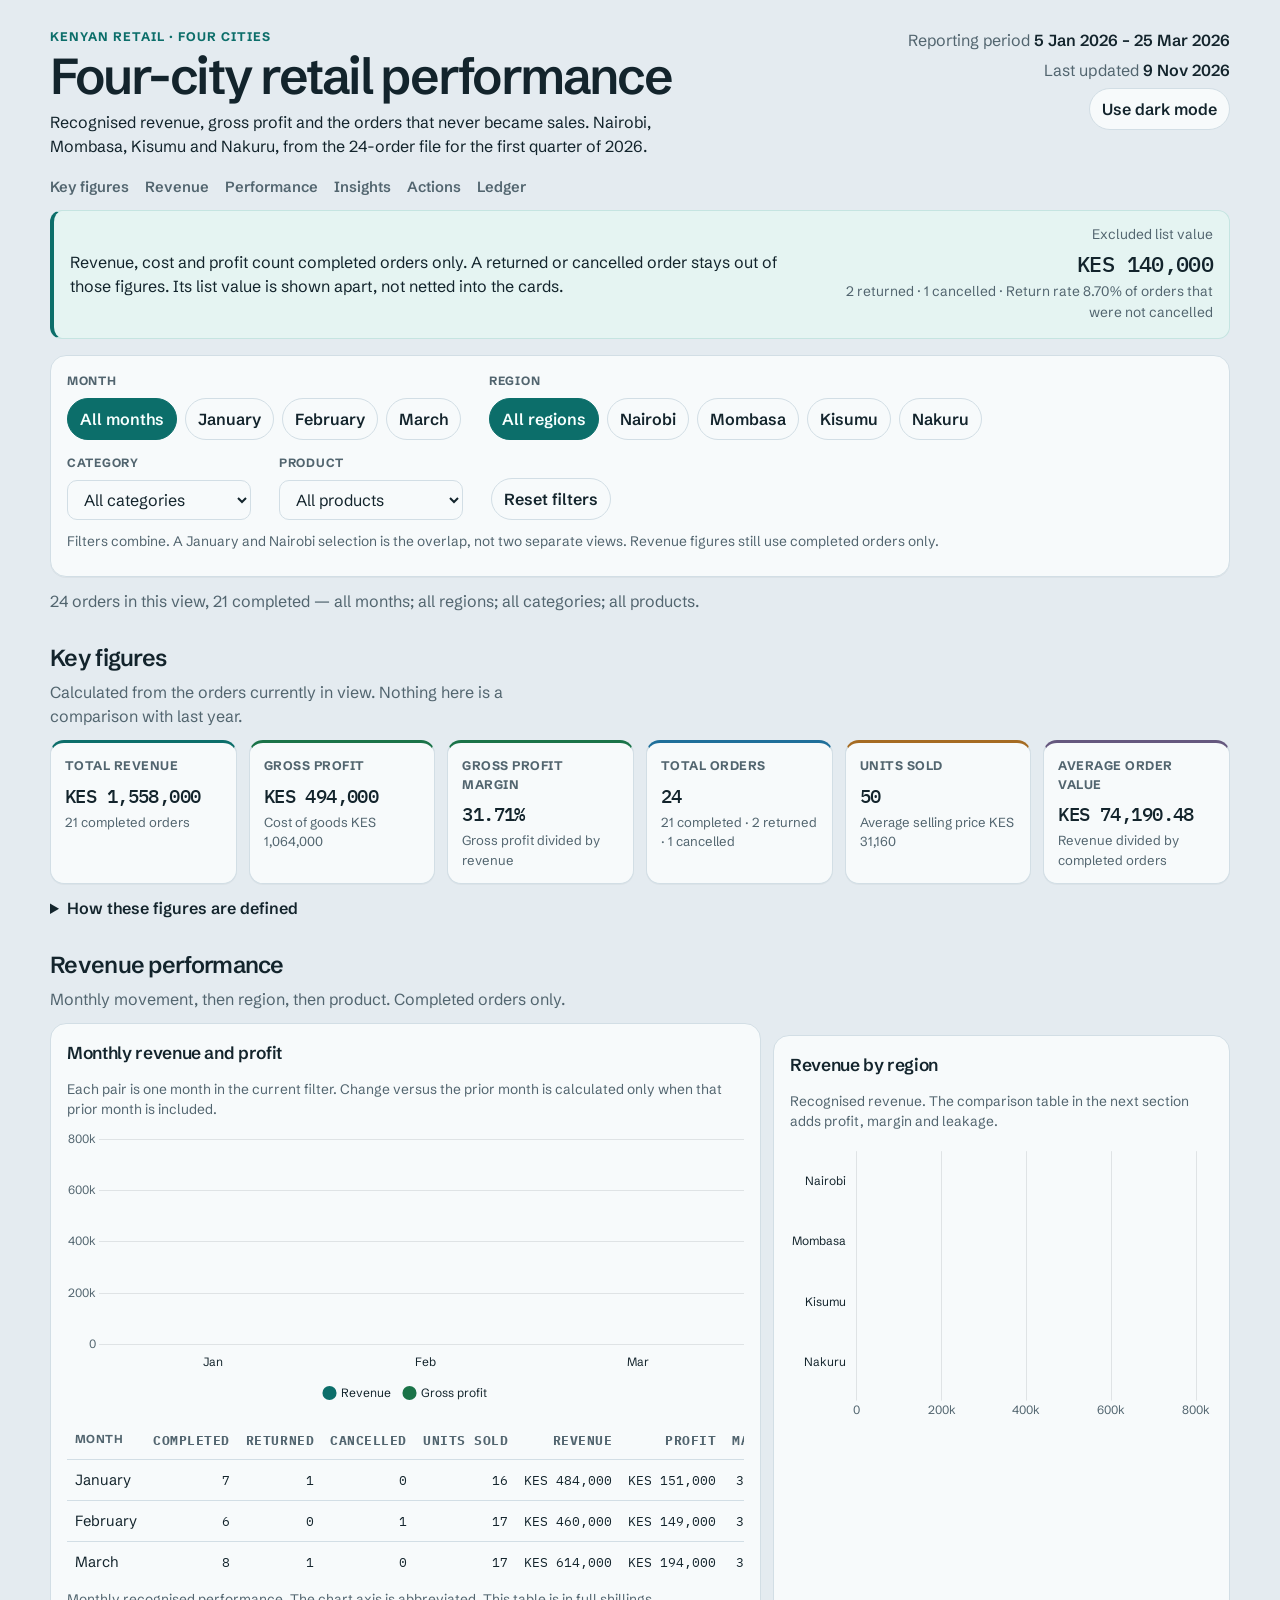
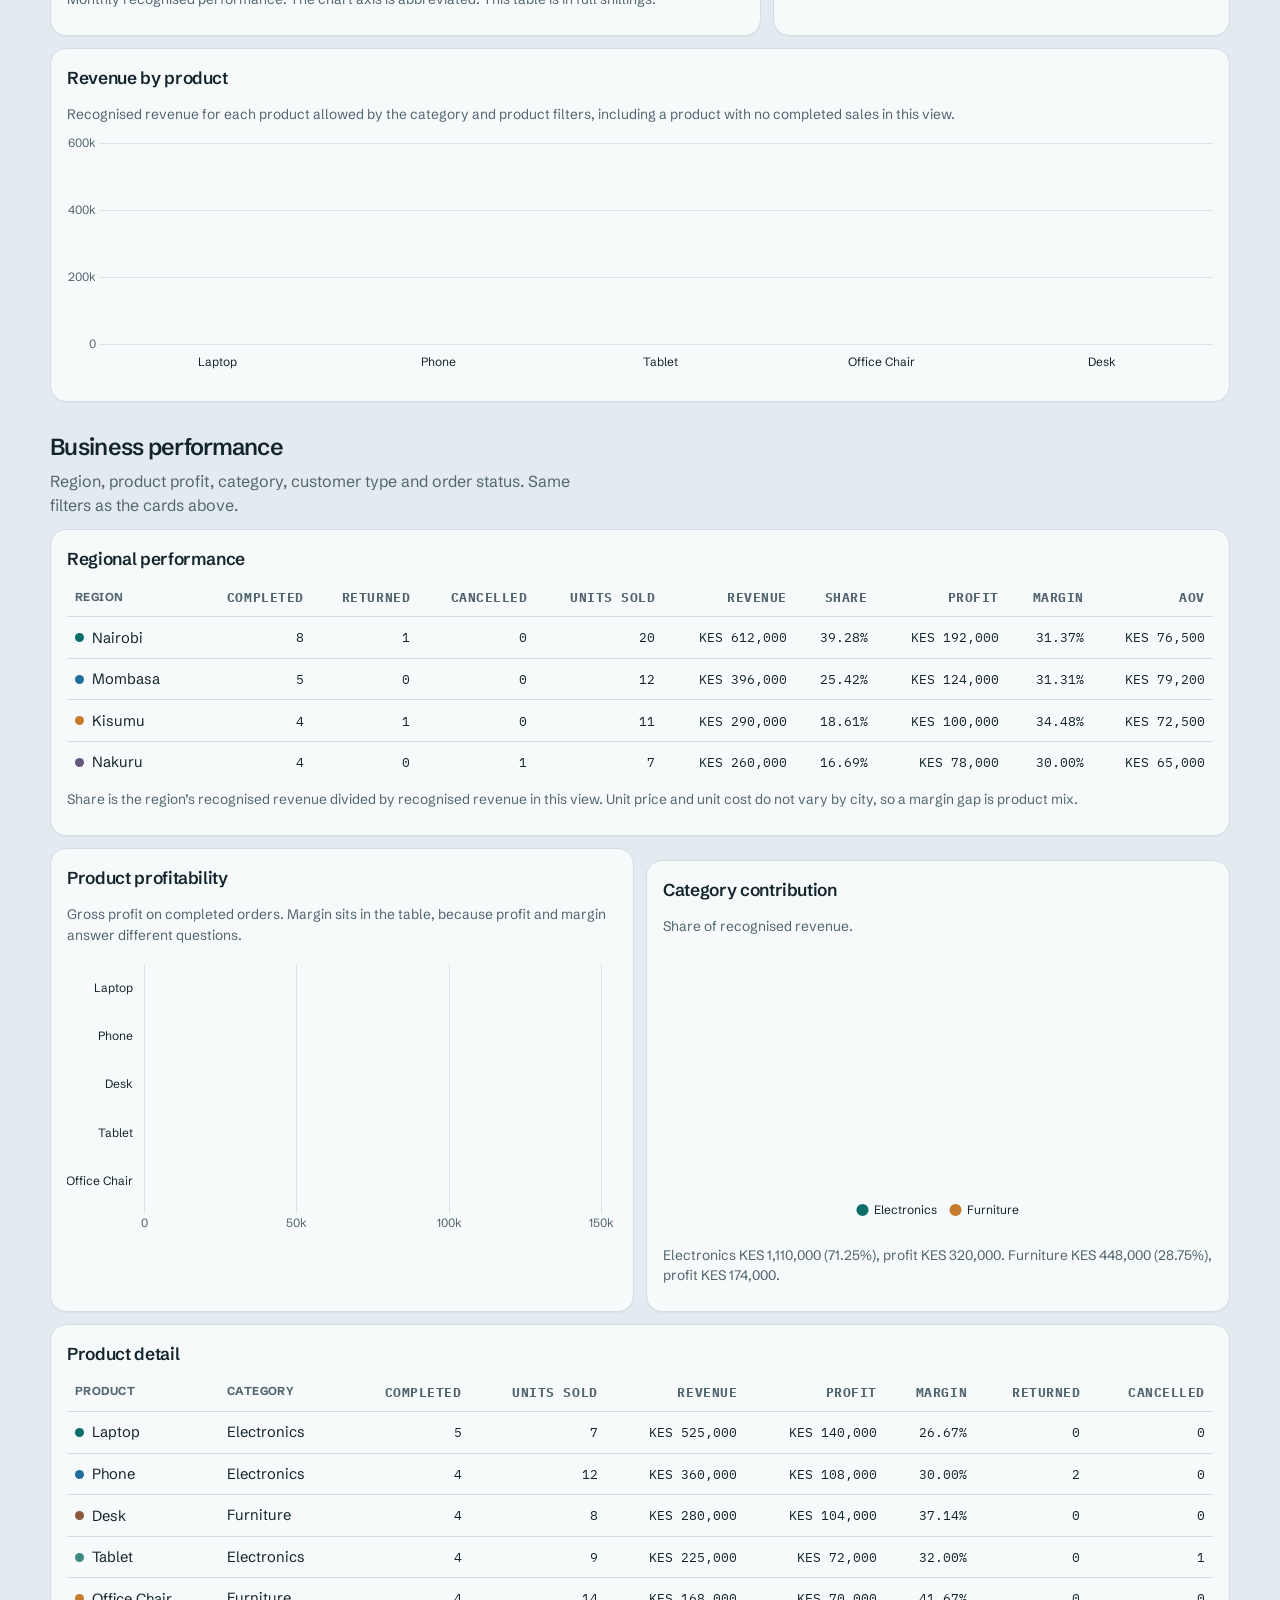
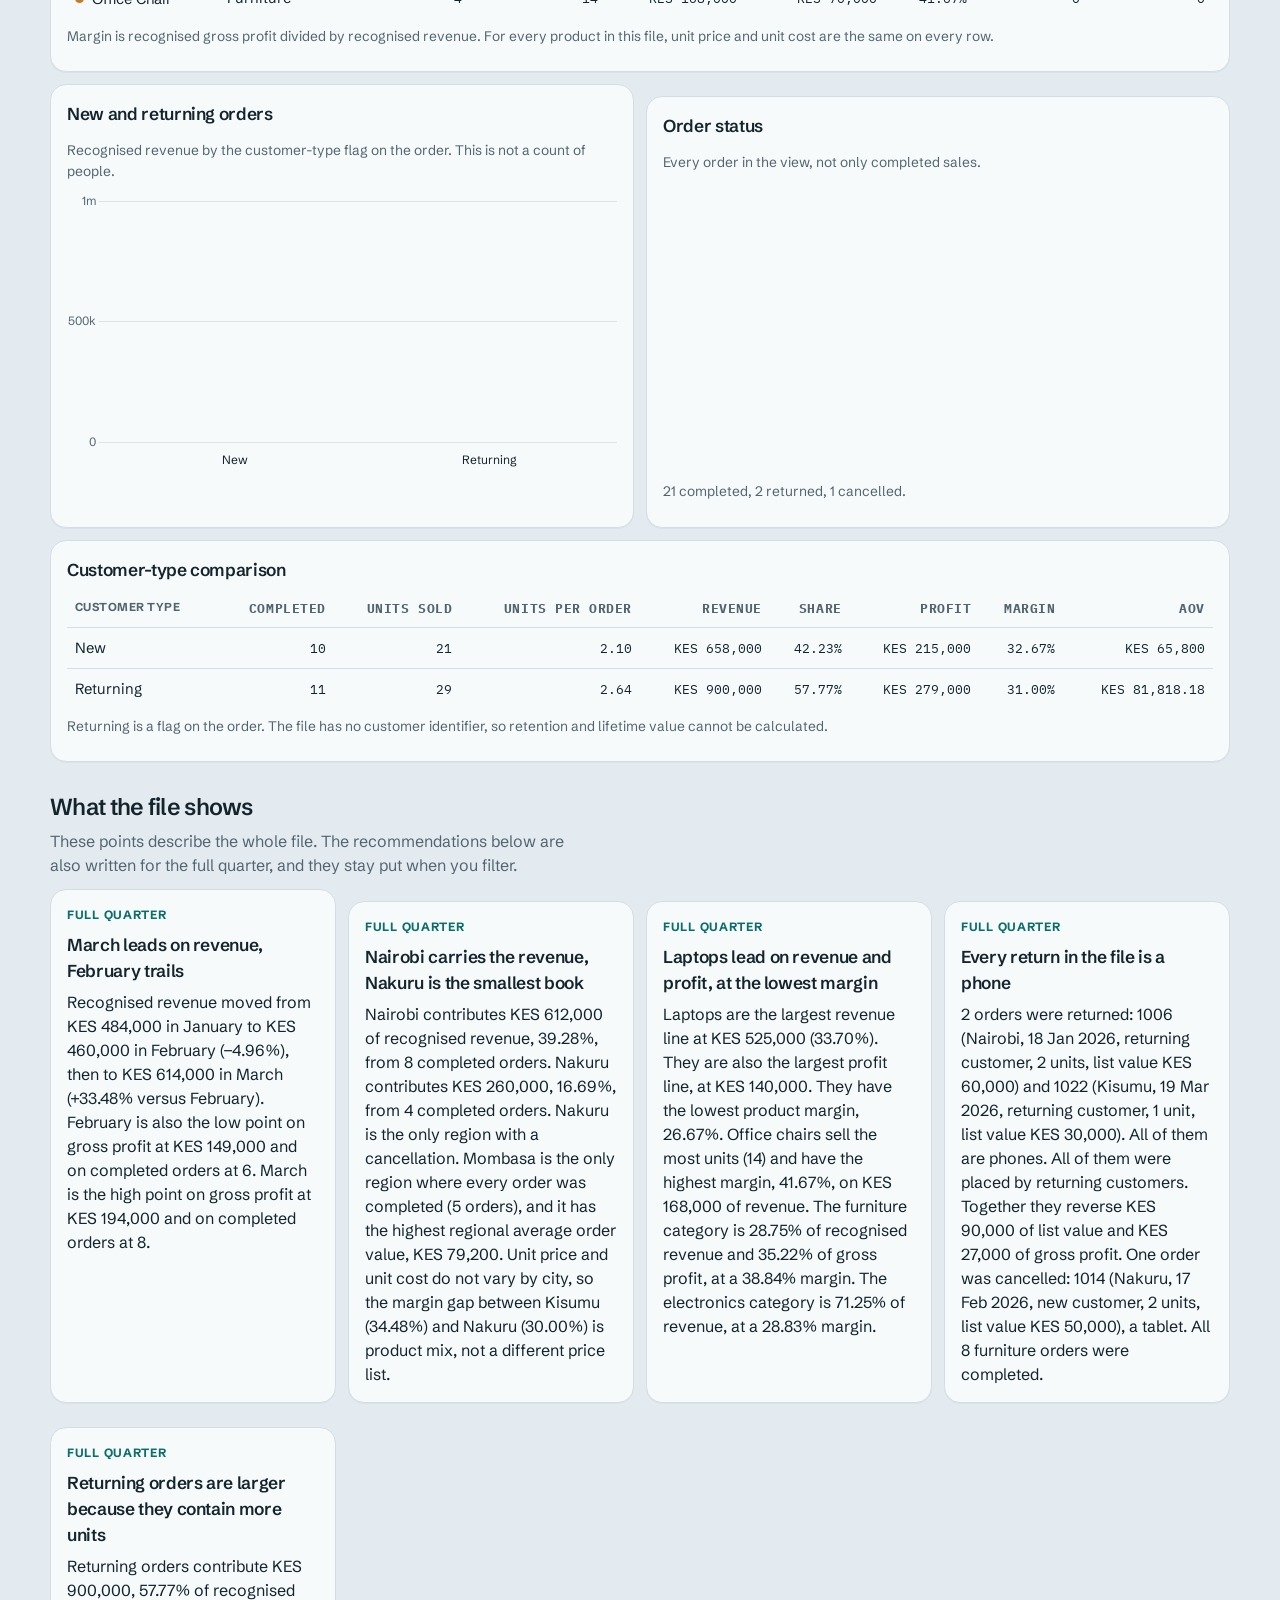
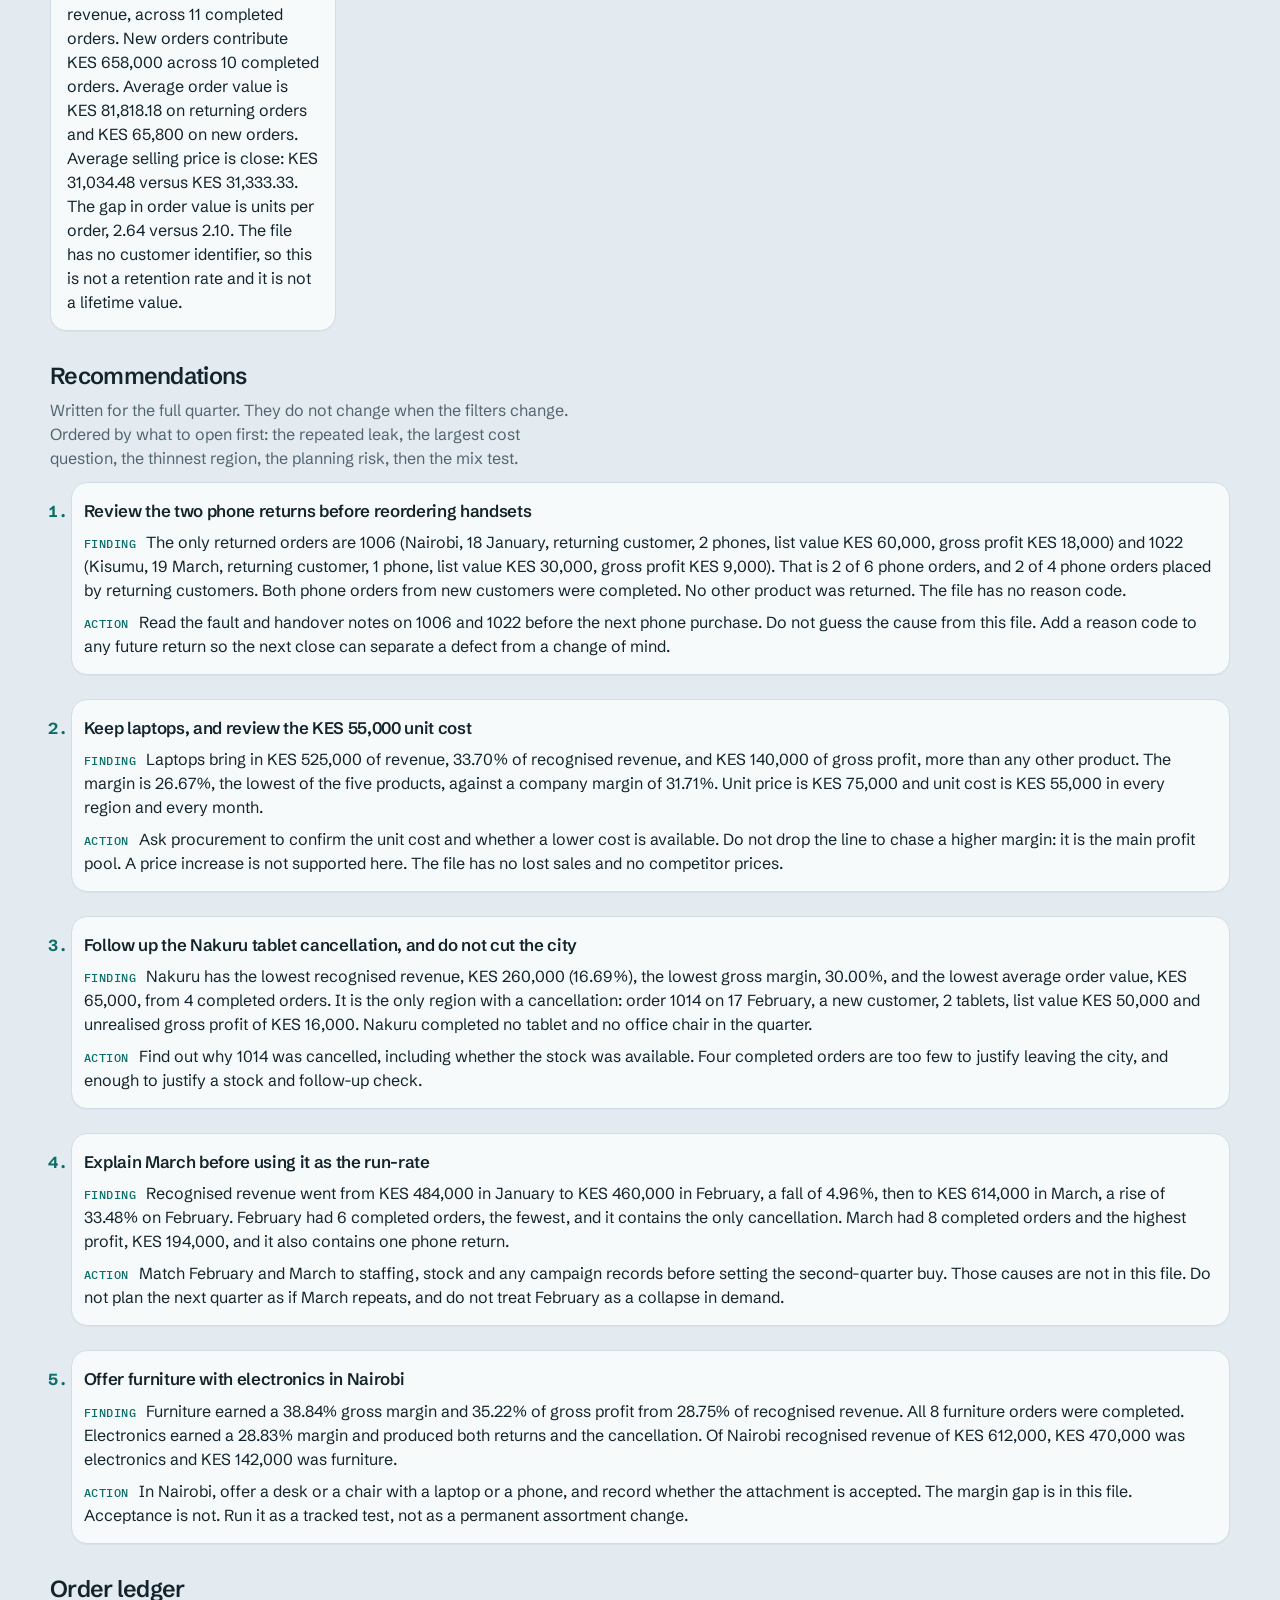
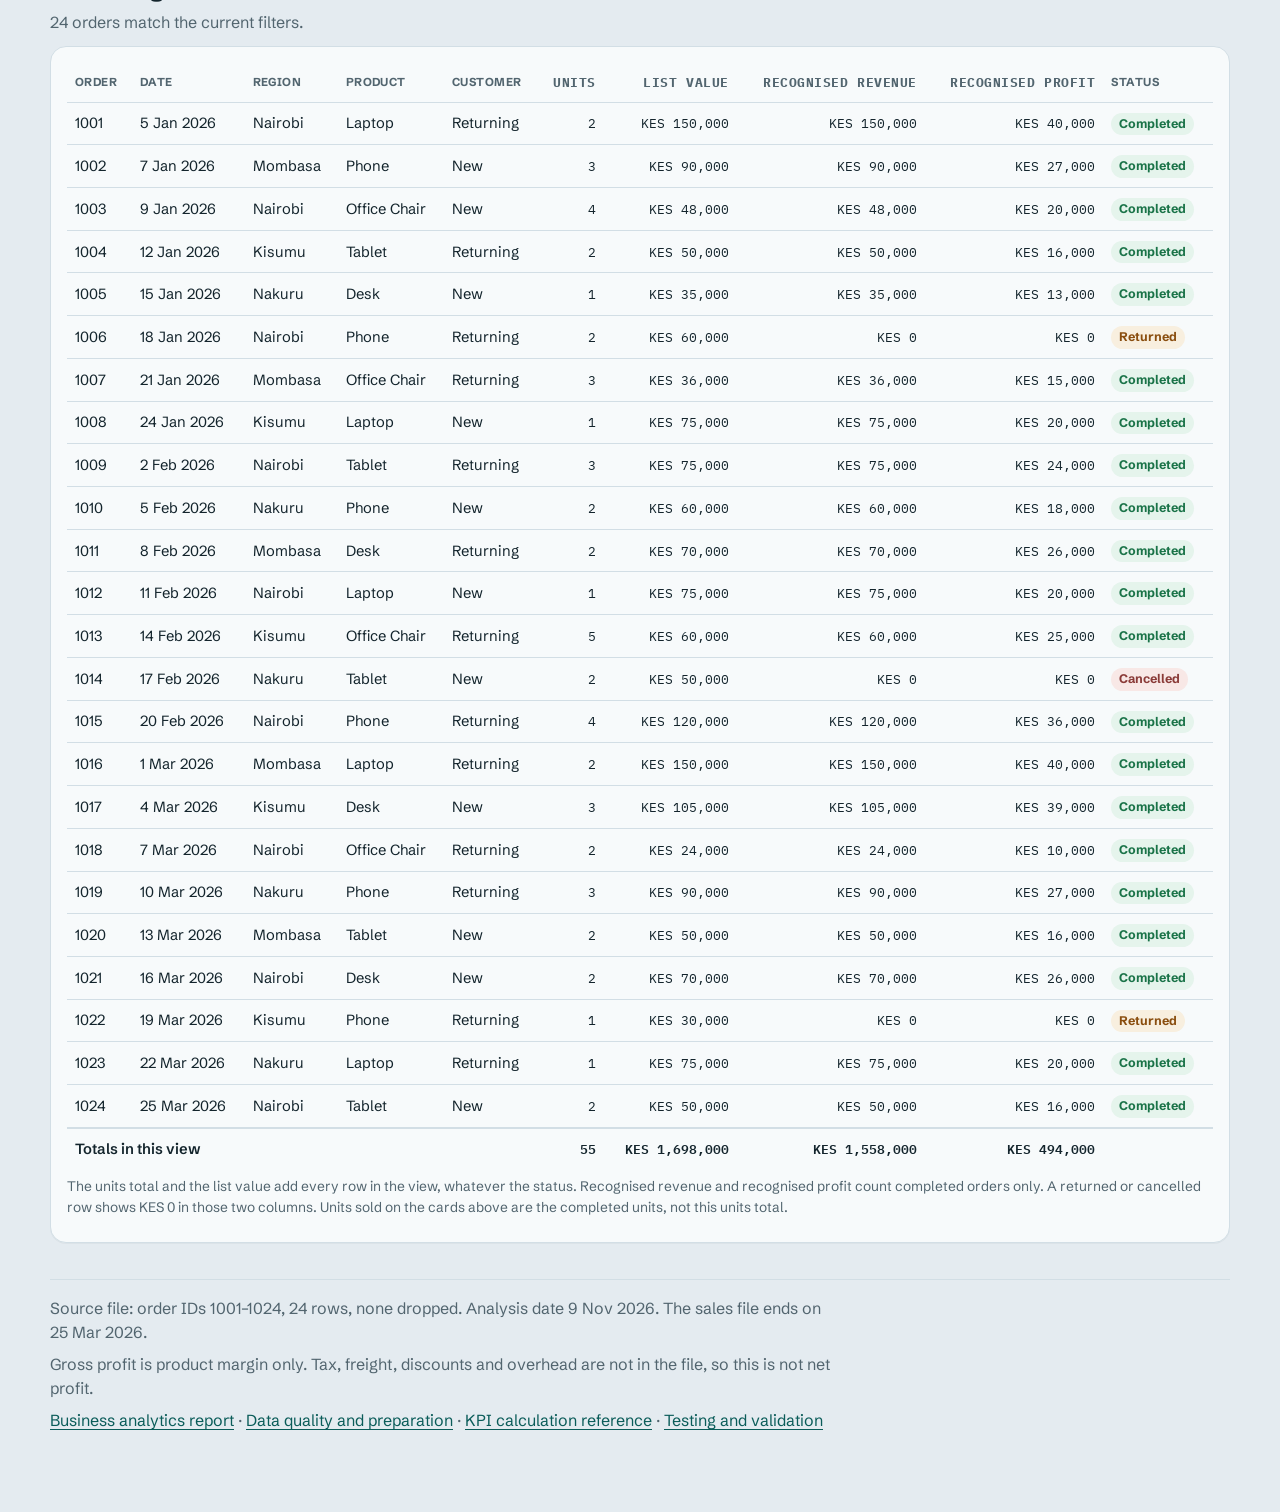
<file: model3_grok4.7/index.html>
<!DOCTYPE html>
<html lang="en" data-theme="light">
<head>
  <meta charset="utf-8">
  <meta name="viewport" content="width=device-width, initial-scale=1">
  <title>Four-city retail performance · Q1 2026</title>
  <meta name="description" content="Executive dashboard of recognised revenue, gross profit and order leakage for a Kenyan retail company in the first quarter of 2026.">
  <link rel="preconnect" href="https://fonts.googleapis.com">
  <link rel="preconnect" href="https://fonts.gstatic.com" crossorigin>
  <link href="https://fonts.googleapis.com/css2?family=IBM+Plex+Mono:wght@400;500&family=Schibsted+Grotesk:wght@500;600;700&display=swap" rel="stylesheet">
  <link rel="stylesheet" href="styles.css?v=3">
  <script>
    (function () {
      try {
        var stored = localStorage.getItem("retail-close-theme");
        var theme = stored || (window.matchMedia("(prefers-color-scheme: dark)").matches ? "dark" : "light");
        document.documentElement.setAttribute("data-theme", theme);
      } catch (error) {
        document.documentElement.setAttribute("data-theme", "light");
      }
    })();
  </script>
</head>
<body>
  <div class="wrap">
    <header class="site-header">
      <div>
        <p class="eyebrow">Kenyan retail · four cities</p>
        <h1>Four-city retail performance</h1>
        <p class="lede">Recognised revenue, gross profit and the orders that never became sales. Nairobi, Mombasa, Kisumu and Nakuru, from the 24-order file for the first quarter of 2026.</p>
      </div>
      <div class="header-meta">
        <p>Reporting period <strong><time datetime="2026-01-05">5 Jan 2026</time> – <time datetime="2026-03-25">25 Mar 2026</time></strong></p>
        <p>Last updated <time datetime="2026-11-09">9 Nov 2026</time></p>
        <button type="button" class="btn" id="theme-toggle" aria-pressed="false">Use dark mode</button>
      </div>
    </header>

    <nav class="toc" aria-label="Dashboard sections">
      <a href="#key-figures">Key figures</a>
      <a href="#revenue">Revenue</a>
      <a href="#performance">Performance</a>
      <a href="#insights">Insights</a>
      <a href="#actions">Actions</a>
      <a href="#ledger">Ledger</a>
    </nav>

    <p id="check-banner" class="banner" role="alert" hidden>
      The unfiltered totals do not match the audited control figures: revenue KES 1,558,000, cost KES 1,064,000, gross profit KES 494,000, 50 units, 21 completed orders, 2 returns and 1 cancellation. Do not use this page until the data is checked.
    </p>

    <section class="recognition" aria-label="Recognition rule">
      <p>Revenue, cost and profit count completed orders only. A returned or cancelled order stays out of those figures. Its list value is shown apart, not netted into the cards.</p>
      <p class="excluded">
        <span id="excluded-label">Excluded list value</span>
        <strong id="excluded-value">—</strong>
        <span id="excluded-detail"></span>
      </p>
    </section>

    <form class="card filters" id="filters" aria-label="Filter the book">
      <div class="filter-row">
        <fieldset>
          <legend>Month</legend>
          <div class="chips" id="month-filters">
            <button type="button" class="chip" data-month="all" aria-pressed="true">All months</button>
            <button type="button" class="chip" data-month="2026-01" aria-pressed="false">January</button>
            <button type="button" class="chip" data-month="2026-02" aria-pressed="false">February</button>
            <button type="button" class="chip" data-month="2026-03" aria-pressed="false">March</button>
          </div>
        </fieldset>
        <fieldset>
          <legend>Region</legend>
          <div class="chips" id="region-filters">
            <button type="button" class="chip" data-region="all" aria-pressed="true">All regions</button>
            <button type="button" class="chip" data-region="Nairobi" aria-pressed="false">Nairobi</button>
            <button type="button" class="chip" data-region="Mombasa" aria-pressed="false">Mombasa</button>
            <button type="button" class="chip" data-region="Kisumu" aria-pressed="false">Kisumu</button>
            <button type="button" class="chip" data-region="Nakuru" aria-pressed="false">Nakuru</button>
          </div>
        </fieldset>
      </div>
      <div class="filter-row">
        <fieldset>
          <legend>Category</legend>
          <select id="category-filter">
            <option value="all">All categories</option>
            <option value="Electronics">Electronics</option>
            <option value="Furniture">Furniture</option>
          </select>
        </fieldset>
        <fieldset>
          <legend>Product</legend>
          <select id="product-filter"></select>
        </fieldset>
        <button type="button" class="btn" id="reset-filters">Reset filters</button>
      </div>
      <p class="note">Filters combine. A January and Nairobi selection is the overlap, not two separate views. Revenue figures still use completed orders only.</p>
    </form>

    <p id="view-summary" class="view-summary" aria-live="polite"></p>
    <p id="empty-note" class="empty-note" hidden>No orders match these filters. Reset filters to return to the full quarter.</p>
    <p id="completed-note" class="empty-note" hidden></p>

    <section id="key-figures" aria-labelledby="key-figures-title">
      <div class="section-head">
        <h2 id="key-figures-title">Key figures</h2>
        <p>Calculated from the orders currently in view. Nothing here is a comparison with last year.</p>
      </div>
      <ul class="kpis">
        <li class="kpi">
          <p class="kpi-label">Total revenue</p>
          <p class="kpi-value" id="kpi-revenue">—</p>
          <p class="kpi-note" id="kpi-revenue-note"></p>
        </li>
        <li class="kpi profit">
          <p class="kpi-label">Gross profit</p>
          <p class="kpi-value" id="kpi-profit">—</p>
          <p class="kpi-note" id="kpi-profit-note"></p>
        </li>
        <li class="kpi margin">
          <p class="kpi-label">Gross profit margin</p>
          <p class="kpi-value" id="kpi-margin">—</p>
          <p class="kpi-note" id="kpi-margin-note"></p>
        </li>
        <li class="kpi orders">
          <p class="kpi-label">Total orders</p>
          <p class="kpi-value" id="kpi-orders">—</p>
          <p class="kpi-note" id="kpi-orders-note"></p>
        </li>
        <li class="kpi units">
          <p class="kpi-label">Units sold</p>
          <p class="kpi-value" id="kpi-units">—</p>
          <p class="kpi-note" id="kpi-units-note"></p>
        </li>
        <li class="kpi aov">
          <p class="kpi-label">Average order value</p>
          <p class="kpi-value" id="kpi-aov">—</p>
          <p class="kpi-note" id="kpi-aov-note"></p>
        </li>
      </ul>
      <details class="definitions">
        <summary>How these figures are defined</summary>
        <ul>
          <li>Recognised revenue is units × unit price on completed orders.</li>
          <li>Cost of goods sold is units × unit cost on completed orders.</li>
          <li>Gross profit is recognised revenue minus that cost. It is not operating profit.</li>
          <li>Gross margin is gross profit divided by recognised revenue.</li>
          <li>Total orders counts every status in the current view. Units sold and average order value use completed orders only.</li>
          <li>Average order value is recognised revenue divided by the number of completed orders.</li>
          <li>Return rate is returned orders divided by completed plus returned orders. Cancelled orders are not treated as returns.</li>
          <li>Amounts are shown as Kenyan shillings. The file has no currency field. KES is an assumption, stated because the company operates in Kenya and the price levels match shilling retail prices.</li>
        </ul>
      </details>
    </section>

    <section id="revenue" aria-labelledby="revenue-title">
      <div class="section-head">
        <h2 id="revenue-title">Revenue performance</h2>
        <p>Monthly movement, then region, then product. Completed orders only.</p>
      </div>
      <div class="grid-2">
        <article class="card">
          <h3>Monthly revenue and profit</h3>
          <p class="note">Each pair is one month in the current filter. Change versus the prior month is calculated only when that prior month is included.</p>
          <div class="chart-box">
            <canvas id="chart-month" aria-label="Monthly recognised revenue and gross profit"></canvas>
            <p id="chart-month-empty" class="chart-empty" data-empty="No completed orders in this view." hidden>No completed orders in this view.</p>
          </div>
          <div class="table-wrap">
            <table>
              <caption class="note">Monthly recognised performance. The chart axis is abbreviated. This table is in full shillings.</caption>
              <thead>
                <tr>
                  <th scope="col">Month</th>
                  <th scope="col" class="num">Completed</th>
                  <th scope="col" class="num">Returned</th>
                  <th scope="col" class="num">Cancelled</th>
                  <th scope="col" class="num">Units sold</th>
                  <th scope="col" class="num">Revenue</th>
                  <th scope="col" class="num">Profit</th>
                  <th scope="col" class="num">Margin</th>
                  <th scope="col" class="num">Versus prior month</th>
                </tr>
              </thead>
              <tbody id="month-body"></tbody>
            </table>
          </div>
        </article>
        <article class="card">
          <h3>Revenue by region</h3>
          <p class="note">Recognised revenue. The comparison table in the next section adds profit, margin and leakage.</p>
          <div class="chart-box">
            <canvas id="chart-region" aria-label="Recognised revenue by region"></canvas>
            <p id="chart-region-empty" class="chart-empty" data-empty="No completed orders in this view." hidden>No completed orders in this view.</p>
          </div>
        </article>
      </div>
      <article class="card">
        <h3>Revenue by product</h3>
        <p class="note">Recognised revenue for each product allowed by the category and product filters, including a product with no completed sales in this view.</p>
        <div class="chart-box chart-box-short">
          <canvas id="chart-product-revenue" aria-label="Recognised revenue by product"></canvas>
          <p id="chart-product-revenue-empty" class="chart-empty" data-empty="No completed orders in this view." hidden>No completed orders in this view.</p>
        </div>
      </article>
    </section>

    <section id="performance" aria-labelledby="performance-title">
      <div class="section-head">
        <h2 id="performance-title">Business performance</h2>
        <p>Region, product profit, category, customer type and order status. Same filters as the cards above.</p>
      </div>

      <article class="card">
        <h3>Regional performance</h3>
        <div class="table-wrap">
          <table>
            <thead>
              <tr>
                <th scope="col">Region</th>
                <th scope="col" class="num">Completed</th>
                <th scope="col" class="num">Returned</th>
                <th scope="col" class="num">Cancelled</th>
                <th scope="col" class="num">Units sold</th>
                <th scope="col" class="num">Revenue</th>
                <th scope="col" class="num">Share</th>
                <th scope="col" class="num">Profit</th>
                <th scope="col" class="num">Margin</th>
                <th scope="col" class="num">AOV</th>
              </tr>
            </thead>
            <tbody id="region-body"></tbody>
          </table>
        </div>
        <p class="note">Share is the region’s recognised revenue divided by recognised revenue in this view. Unit price and unit cost do not vary by city, so a margin gap is product mix.</p>
      </article>

      <div class="grid-2 even">
        <article class="card">
          <h3>Product profitability</h3>
          <p class="note">Gross profit on completed orders. Margin sits in the table, because profit and margin answer different questions.</p>
          <div class="chart-box">
            <canvas id="chart-product-profit" aria-label="Gross profit by product"></canvas>
            <p id="chart-product-profit-empty" class="chart-empty" data-empty="No completed orders in this view." hidden>No completed orders in this view.</p>
          </div>
        </article>
        <article class="card">
          <h3>Category contribution</h3>
          <p class="note">Share of recognised revenue.</p>
          <div class="chart-box">
            <canvas id="chart-category" aria-label="Recognised revenue by category"></canvas>
            <p id="chart-category-empty" class="chart-empty" data-empty="No completed orders in this view." hidden>No completed orders in this view.</p>
          </div>
          <p id="category-summary" class="note"></p>
        </article>
      </div>

      <article class="card">
        <h3>Product detail</h3>
        <div class="table-wrap">
          <table>
            <thead>
              <tr>
                <th scope="col">Product</th>
                <th scope="col">Category</th>
                <th scope="col" class="num">Completed</th>
                <th scope="col" class="num">Units sold</th>
                <th scope="col" class="num">Revenue</th>
                <th scope="col" class="num">Profit</th>
                <th scope="col" class="num">Margin</th>
                <th scope="col" class="num">Returned</th>
                <th scope="col" class="num">Cancelled</th>
              </tr>
            </thead>
            <tbody id="product-body"></tbody>
          </table>
        </div>
        <p class="note">Margin is recognised gross profit divided by recognised revenue. For every product in this file, unit price and unit cost are the same on every row.</p>
      </article>

      <div class="grid-2 even">
        <article class="card">
          <h3>New and returning orders</h3>
          <p class="note">Recognised revenue by the customer-type flag on the order. This is not a count of people.</p>
          <div class="chart-box">
            <canvas id="chart-customer" aria-label="Recognised revenue for new and returning orders"></canvas>
            <p id="chart-customer-empty" class="chart-empty" data-empty="No completed orders in this view." hidden>No completed orders in this view.</p>
          </div>
        </article>
        <article class="card">
          <h3>Order status</h3>
          <p class="note">Every order in the view, not only completed sales.</p>
          <div class="chart-box">
            <canvas id="chart-status" aria-label="Order count by status"></canvas>
            <p id="chart-status-empty" class="chart-empty" data-empty="No orders in this view." hidden>No orders in this view.</p>
          </div>
          <p id="status-summary" class="note"></p>
        </article>
      </div>

      <article class="card">
        <h3>Customer-type comparison</h3>
        <div class="table-wrap">
          <table>
            <thead>
              <tr>
                <th scope="col">Customer type</th>
                <th scope="col" class="num">Completed</th>
                <th scope="col" class="num">Units sold</th>
                <th scope="col" class="num">Units per order</th>
                <th scope="col" class="num">Revenue</th>
                <th scope="col" class="num">Share</th>
                <th scope="col" class="num">Profit</th>
                <th scope="col" class="num">Margin</th>
                <th scope="col" class="num">AOV</th>
              </tr>
            </thead>
            <tbody id="customer-body"></tbody>
          </table>
        </div>
        <p class="note">Returning is a flag on the order. The file has no customer identifier, so retention and lifetime value cannot be calculated.</p>
      </article>
    </section>

    <section id="insights" aria-labelledby="insights-title">
      <div class="section-head">
        <h2 id="insights-title">What the file shows</h2>
        <p id="insight-scope"></p>
      </div>
      <div class="insight-grid" id="insight-list"></div>
    </section>

    <section id="actions" aria-labelledby="actions-title">
      <div class="section-head">
        <h2 id="actions-title">Recommendations</h2>
        <p>Written for the full quarter. They do not change when the filters change. Ordered by what to open first: the repeated leak, the largest cost question, the thinnest region, the planning risk, then the mix test.</p>
      </div>
      <ol class="actions">
        <li class="card">
          <h3>Review the two phone returns before reordering handsets</h3>
          <p><span class="tag">Finding</span> The only returned orders are 1006 (Nairobi, 18 January, returning customer, 2 phones, list value KES 60,000, gross profit KES 18,000) and 1022 (Kisumu, 19 March, returning customer, 1 phone, list value KES 30,000, gross profit KES 9,000). That is 2 of 6 phone orders, and 2 of 4 phone orders placed by returning customers. Both phone orders from new customers were completed. No other product was returned. The file has no reason code.</p>
          <p><span class="tag">Action</span> Read the fault and handover notes on 1006 and 1022 before the next phone purchase. Do not guess the cause from this file. Add a reason code to any future return so the next close can separate a defect from a change of mind.</p>
        </li>
        <li class="card">
          <h3>Keep laptops, and review the KES 55,000 unit cost</h3>
          <p><span class="tag">Finding</span> Laptops bring in KES 525,000 of revenue, 33.70% of recognised revenue, and KES 140,000 of gross profit, more than any other product. The margin is 26.67%, the lowest of the five products, against a company margin of 31.71%. Unit price is KES 75,000 and unit cost is KES 55,000 in every region and every month.</p>
          <p><span class="tag">Action</span> Ask procurement to confirm the unit cost and whether a lower cost is available. Do not drop the line to chase a higher margin: it is the main profit pool. A price increase is not supported here. The file has no lost sales and no competitor prices.</p>
        </li>
        <li class="card">
          <h3>Follow up the Nakuru tablet cancellation, and do not cut the city</h3>
          <p><span class="tag">Finding</span> Nakuru has the lowest recognised revenue, KES 260,000 (16.69%), the lowest gross margin, 30.00%, and the lowest average order value, KES 65,000, from 4 completed orders. It is the only region with a cancellation: order 1014 on 17 February, a new customer, 2 tablets, list value KES 50,000 and unrealised gross profit of KES 16,000. Nakuru completed no tablet and no office chair in the quarter.</p>
          <p><span class="tag">Action</span> Find out why 1014 was cancelled, including whether the stock was available. Four completed orders are too few to justify leaving the city, and enough to justify a stock and follow-up check.</p>
        </li>
        <li class="card">
          <h3>Explain March before using it as the run-rate</h3>
          <p><span class="tag">Finding</span> Recognised revenue went from KES 484,000 in January to KES 460,000 in February, a fall of 4.96%, then to KES 614,000 in March, a rise of 33.48% on February. February had 6 completed orders, the fewest, and it contains the only cancellation. March had 8 completed orders and the highest profit, KES 194,000, and it also contains one phone return.</p>
          <p><span class="tag">Action</span> Match February and March to staffing, stock and any campaign records before setting the second-quarter buy. Those causes are not in this file. Do not plan the next quarter as if March repeats, and do not treat February as a collapse in demand.</p>
        </li>
        <li class="card">
          <h3>Offer furniture with electronics in Nairobi</h3>
          <p><span class="tag">Finding</span> Furniture earned a 38.84% gross margin and 35.22% of gross profit from 28.75% of recognised revenue. All 8 furniture orders were completed. Electronics earned a 28.83% margin and produced both returns and the cancellation. Of Nairobi recognised revenue of KES 612,000, KES 470,000 was electronics and KES 142,000 was furniture.</p>
          <p><span class="tag">Action</span> In Nairobi, offer a desk or a chair with a laptop or a phone, and record whether the attachment is accepted. The margin gap is in this file. Acceptance is not. Run it as a tracked test, not as a permanent assortment change.</p>
        </li>
      </ol>
    </section>

    <section id="ledger" aria-labelledby="ledger-title">
      <div class="section-head">
        <h2 id="ledger-title">Order ledger</h2>
        <p id="ledger-caption"></p>
      </div>
      <article class="card">
        <div class="table-wrap">
          <table>
            <thead>
              <tr>
                <th scope="col">Order</th>
                <th scope="col">Date</th>
                <th scope="col">Region</th>
                <th scope="col">Product</th>
                <th scope="col">Customer</th>
                <th scope="col" class="num">Units</th>
                <th scope="col" class="num">List value</th>
                <th scope="col" class="num">Recognised revenue</th>
                <th scope="col" class="num">Recognised profit</th>
                <th scope="col">Status</th>
              </tr>
            </thead>
            <tbody id="ledger-body"></tbody>
            <tfoot>
              <tr>
                <th colspan="5" scope="row">Totals in this view</th>
                <td class="num" id="ledger-units"></td>
                <td class="num" id="ledger-list"></td>
                <td class="num" id="ledger-revenue"></td>
                <td class="num" id="ledger-profit"></td>
                <td></td>
              </tr>
            </tfoot>
          </table>
        </div>
        <p class="note">The units total and the list value add every row in the view, whatever the status. Recognised revenue and recognised profit count completed orders only. A returned or cancelled row shows KES 0 in those two columns. Units sold on the cards above are the completed units, not this units total.</p>
      </article>
    </section>

    <footer class="site-footer">
      <p>Source file: order IDs 1001–1024, 24 rows, none dropped. Analysis date 9 Nov 2026. The sales file ends on 25 Mar 2026.</p>
      <p>Gross profit is product margin only. Tax, freight, discounts and overhead are not in the file, so this is not net profit.</p>
      <p>
        <a href="docs/BUSINESS_ANALYTICS_REPORT.md">Business analytics report</a>
        · <a href="docs/DATA_QUALITY_AND_PREPARATION.md">Data quality and preparation</a>
        · <a href="docs/KPI_CALCULATION_REFERENCE.md">KPI calculation reference</a>
        · <a href="docs/TESTING_AND_VALIDATION.md">Testing and validation</a>
      </p>
    </footer>
  </div>

  <noscript>
    <p class="banner">This dashboard calculates its figures in JavaScript. Enable JavaScript to see the cards, filters and charts.</p>
  </noscript>
  <script src="vendor/chart.umd.min.js"></script>
  <script src="script.js?v=2"></script>
</body>
</html>
</file>
<file: model3_grok4.7/styles.css>
:root {
  color-scheme: light;
  --canvas: #e4ebf0;
  --surface: #f7fafb;
  --ink: #13242c;
  --muted: #52656f;
  --line: #d2dee5;
  --teal: #0c6e6a;
  --link: #0a5c59;
  --on-teal: #f7fffe;
  --profit: #1a7348;
  --blue: #1f6f9a;
  --ochre: #a56b22;
  --plum: #65587e;
  --amber: #8a4e0f;
  --clay: #8a3b38;
  --profit-soft: #e5f4ec;
  --amber-soft: #f8efdf;
  --clay-soft: #f8e8e6;
  --strip: #e5f4f2;
  --strip-line: #c5e4e1;
  --shadow: 0 1px 0 rgba(19, 36, 44, 0.04);
  --sans: "Schibsted Grotesk", "Segoe UI", sans-serif;
  --mono: "IBM Plex Mono", ui-monospace, monospace;
  --radius: 16px;
}

[data-theme="dark"] {
  color-scheme: dark;
  --canvas: #0e161b;
  --surface: #172229;
  --ink: #e7eef2;
  --muted: #9aafb8;
  --line: #2a3d47;
  --teal: #3ecfc4;
  --link: #8eefe8;
  --on-teal: #042421;
  --profit: #7dcea4;
  --blue: #8ec3e0;
  --ochre: #e2b06a;
  --plum: #c4b6dc;
  --amber: #e2b06a;
  --clay: #ef9a96;
  --profit-soft: #163528;
  --amber-soft: #3a2c16;
  --clay-soft: #3a2222;
  --strip: #12302d;
  --strip-line: #1e4a46;
  --shadow: none;
}

* { box-sizing: border-box; }

html { scroll-behavior: smooth; }

body {
  margin: 0;
  background: var(--canvas);
  color: var(--ink);
  font-family: var(--sans);
  font-size: 16px;
  line-height: 1.5;
}

body, .card, .chip, .btn, .recognition, .kpi {
  transition: background-color 0.15s linear, color 0.15s linear, border-color 0.15s linear;
}

::selection {
  background: var(--teal);
  color: var(--on-teal);
}

.wrap {
  width: min(1180px, calc(100% - 32px));
  margin: 0 auto;
  padding-bottom: 72px;
}

section { scroll-margin-top: 200px; }

h1, h2, h3, p { overflow-wrap: break-word; }

h1 {
  margin: 4px 0 8px;
  font-size: clamp(2rem, 4vw, 3.15rem);
  line-height: 1.02;
  letter-spacing: -0.045em;
  font-weight: 600;
}

h2 {
  margin: 0;
  font-size: 1.45rem;
  letter-spacing: -0.03em;
  font-weight: 600;
}

h3 {
  margin: 0 0 6px;
  font-size: 1.08rem;
  letter-spacing: -0.02em;
  font-weight: 600;
}

a { color: var(--link); text-underline-offset: 3px; }
a:visited { color: var(--link); }

.eyebrow {
  margin: 0;
  color: var(--teal);
  font-size: 0.78rem;
  font-weight: 700;
  letter-spacing: 0.08em;
  text-transform: uppercase;
}

.lede { margin: 0; max-width: 62ch; }

.site-header {
  display: flex;
  justify-content: space-between;
  gap: 28px;
  align-items: flex-start;
  padding-top: 28px;
}

.header-meta { text-align: right; }
.header-meta p { margin: 0 0 6px; color: var(--muted); }
.header-meta strong,
.header-meta time { color: var(--ink); font-weight: 600; }

.toc {
  display: flex;
  flex-wrap: wrap;
  gap: 8px 16px;
  margin: 18px 0 8px;
}

.toc a {
  color: var(--muted);
  font-size: 0.92rem;
  font-weight: 600;
  text-decoration: none;
}

.toc a:hover,
.toc a:focus-visible { color: var(--ink); text-decoration: underline; }

.recognition {
  display: grid;
  grid-template-columns: minmax(0, 1fr) minmax(16rem, 24rem);
  gap: 12px 32px;
  align-items: center;
  margin: 12px 0 16px;
  padding: 14px 16px;
  background: var(--strip);
  border: 1px solid var(--strip-line);
  border-left: 4px solid var(--teal);
  border-radius: 12px;
}

.recognition p { margin: 0; }

.excluded {
  display: flex;
  flex-direction: column;
  gap: 2px;
  text-align: right;
}

.excluded strong {
  font-family: var(--mono);
  font-size: 1.35rem;
  font-weight: 500;
  letter-spacing: -0.03em;
}

#excluded-label,
#excluded-detail { color: var(--muted); font-size: 0.86rem; }

.card {
  background: var(--surface);
  border: 1px solid var(--line);
  border-radius: var(--radius);
  box-shadow: var(--shadow);
  padding: 16px;
  min-width: 0;
}

.filters { margin-bottom: 12px; }

.filter-row {
  display: flex;
  flex-wrap: wrap;
  gap: 16px 28px;
  align-items: end;
  margin-bottom: 14px;
}

.filter-row:last-of-type { margin-bottom: 4px; }

fieldset {
  border: 0;
  margin: 0;
  padding: 0;
  min-width: 0;
}

legend {
  padding: 0;
  margin-bottom: 8px;
  color: var(--muted);
  font-size: 0.75rem;
  font-weight: 700;
  letter-spacing: 0.06em;
  text-transform: uppercase;
}

.chips { display: flex; flex-wrap: wrap; gap: 8px; }

.chip, .btn, select {
  font: inherit;
  color: var(--ink);
  background: var(--surface);
  border: 1px solid var(--line);
  border-radius: 999px;
  padding: 8px 12px;
}

.btn, .chip { cursor: pointer; font-weight: 600; }

select {
  border-radius: 10px;
  min-width: 11.5rem;
  padding-right: 28px;
}

.chip[aria-pressed="true"] {
  background: var(--teal);
  border-color: var(--teal);
  color: var(--on-teal);
}

.chip:hover, .btn:hover, select:hover { border-color: var(--teal); }

.chip:focus-visible,
.btn:focus-visible,
select:focus-visible,
a:focus-visible,
summary:focus-visible {
  outline: 2px solid var(--teal);
  outline-offset: 2px;
}

.view-summary { margin: 8px 0 0; color: var(--muted); }

.section-head {
  display: flex;
  flex-direction: column;
  align-items: flex-start;
  gap: 4px;
  margin: 28px 0 12px;
}

.section-head p { margin: 0; color: var(--muted); max-width: 52ch; }

.kpis {
  display: grid;
  grid-template-columns: repeat(auto-fit, minmax(180px, 1fr));
  gap: 12px;
  padding: 0;
  margin: 0;
  list-style: none;
}

.kpi {
  background: var(--surface);
  border: 1px solid var(--line);
  border-top: 3px solid var(--teal);
  border-radius: 14px;
  padding: 14px 14px 12px;
  box-shadow: var(--shadow);
}

.kpi.profit, .kpi.margin { border-top-color: var(--profit); }
.kpi.orders { border-top-color: var(--blue); }
.kpi.units { border-top-color: var(--ochre); }
.kpi.aov { border-top-color: var(--plum); }

.kpi-label {
  margin: 0;
  color: var(--muted);
  font-size: 0.78rem;
  font-weight: 700;
  letter-spacing: 0.04em;
  text-transform: uppercase;
}

.kpi-value {
  margin: 8px 0 6px;
  font-family: var(--mono);
  font-size: 1.2rem;
  font-weight: 500;
  letter-spacing: -0.03em;
  line-height: 1.2;
  font-variant-numeric: tabular-nums;
}

.kpi-note {
  margin: 0;
  min-height: 2.5em;
  color: var(--muted);
  font-size: 0.82rem;
}

.definitions { margin-top: 12px; }
.definitions summary { cursor: pointer; font-weight: 600; }
.definitions ul { margin: 8px 0 0; padding-left: 1.2rem; }
.definitions li { margin: 4px 0; }

.grid-2, .grid-2.even, .grid-3 {
  display: grid;
  gap: 12px;
  margin-bottom: 12px;
}

.grid-2 { grid-template-columns: 1.4fr 0.9fr; }
.grid-2.even { grid-template-columns: 1fr 1fr; }
.grid-3 { grid-template-columns: repeat(3, 1fr); }

.card + .card,
.grid-2 + .card,
.grid-2.even + .card,
.card + .grid-2,
.card + .grid-2.even { margin-top: 12px; }

.chart-box { position: relative; height: 280px; margin: 8px 0 12px; }
.chart-box-short { height: 240px; }
.chart-box.is-empty { height: auto; }

.chart-empty {
  display: flex;
  align-items: center;
  min-height: 88px;
  margin: 0;
  color: var(--muted);
}

.note, caption.note {
  margin: 0 0 8px;
  color: var(--muted);
  font-size: 0.86rem;
  caption-side: bottom;
  text-align: left;
  padding-top: 8px;
}

.table-wrap { overflow-x: auto; }

table {
  width: 100%;
  border-collapse: collapse;
  font-size: 0.92rem;
}

th, td {
  padding: 9px 8px;
  text-align: left;
  vertical-align: middle;
  border-top: 1px solid var(--line);
}

thead th {
  border-top: 0;
  color: var(--muted);
  font-size: 0.72rem;
  font-weight: 700;
  letter-spacing: 0.04em;
  text-transform: uppercase;
}

th.num, td.num {
  text-align: right;
  font-family: var(--mono);
  font-variant-numeric: tabular-nums;
  font-size: 0.84rem;
  white-space: nowrap;
}

td.num.up { color: var(--profit); }
td.num.down { color: var(--clay); }

tfoot th, tfoot td {
  border-top: 2px solid var(--line);
  font-weight: 600;
}

.name-cell { display: inline-flex; align-items: center; gap: 8px; }

.swatch {
  width: 9px;
  height: 9px;
  border-radius: 50%;
  flex: none;
}

.status {
  display: inline-block;
  padding: 2px 8px;
  border-radius: 999px;
  font-size: 0.78rem;
  font-weight: 700;
  white-space: nowrap;
}

.status-completed { background: var(--profit-soft); color: var(--profit); }
.status-returned { background: var(--amber-soft); color: var(--amber); }
.status-cancelled { background: var(--clay-soft); color: var(--clay); }

.insight-grid {
  display: grid;
  grid-template-columns: repeat(auto-fit, minmax(260px, 1fr));
  gap: 12px;
}

.insight p { margin: 0 0 8px; }
.insight p:last-child { margin: 0; }

.kicker {
  margin: 0 0 4px;
  color: var(--teal);
  font-size: 0.75rem;
  font-weight: 700;
  letter-spacing: 0.06em;
  text-transform: uppercase;
}

.actions {
  list-style: decimal;
  margin: 0;
  padding-left: 1.3rem;
  display: grid;
  gap: 12px;
}

.actions li { padding: 16px 16px 16px 12px; }
.actions li::marker { color: var(--teal); font-weight: 700; }
.actions h3 { font-size: 1.05rem; }
.actions p { margin: 0 0 8px; }
.actions p:last-child { margin: 0; }

.tag {
  display: inline-block;
  margin-right: 6px;
  font-family: var(--mono);
  font-size: 0.72rem;
  font-weight: 500;
  letter-spacing: 0.04em;
  text-transform: uppercase;
  color: var(--teal);
}

.banner, .empty-note {
  margin: 12px 0;
  padding: 12px 14px;
  border-radius: 12px;
  background: var(--clay-soft);
  border: 1px solid var(--clay);
}

.empty-note { background: var(--surface); border-color: var(--line); color: var(--ink); }

.site-footer {
  margin-top: 36px;
  padding-top: 16px;
  border-top: 1px solid var(--line);
  color: var(--muted);
}

.site-footer p { margin: 0 0 8px; max-width: 78ch; }

canvas[hidden],
.chart-empty[hidden],
.empty-note[hidden],
.banner[hidden] { display: none !important; }

@media (max-width: 980px) {
  .grid-2, .grid-2.even, .grid-3 { grid-template-columns: 1fr; }
}

@media (min-width: 960px) {
  .filters {
    position: sticky;
    top: 8px;
    z-index: 4;
  }
}

@media (max-width: 720px) {
  .wrap { width: min(1180px, calc(100% - 20px)); }
  .site-header { flex-direction: column; }
  .header-meta { text-align: left; }
  .kpis { grid-template-columns: 1fr; }
  .chart-box, .chart-box-short { height: 240px; }
  .recognition { grid-template-columns: 1fr; }
  .excluded { text-align: left; }
}

@media (prefers-reduced-motion: reduce) {
  html { scroll-behavior: auto; }
  *, *::before, *::after {
    transition: none !important;
    animation: none !important;
  }
}

@media print {
  .filters, .toc, #theme-toggle { display: none !important; }
  body { background: white; color: black; }
  .card, .kpi, .recognition { break-inside: avoid; box-shadow: none; }
}
</file>
